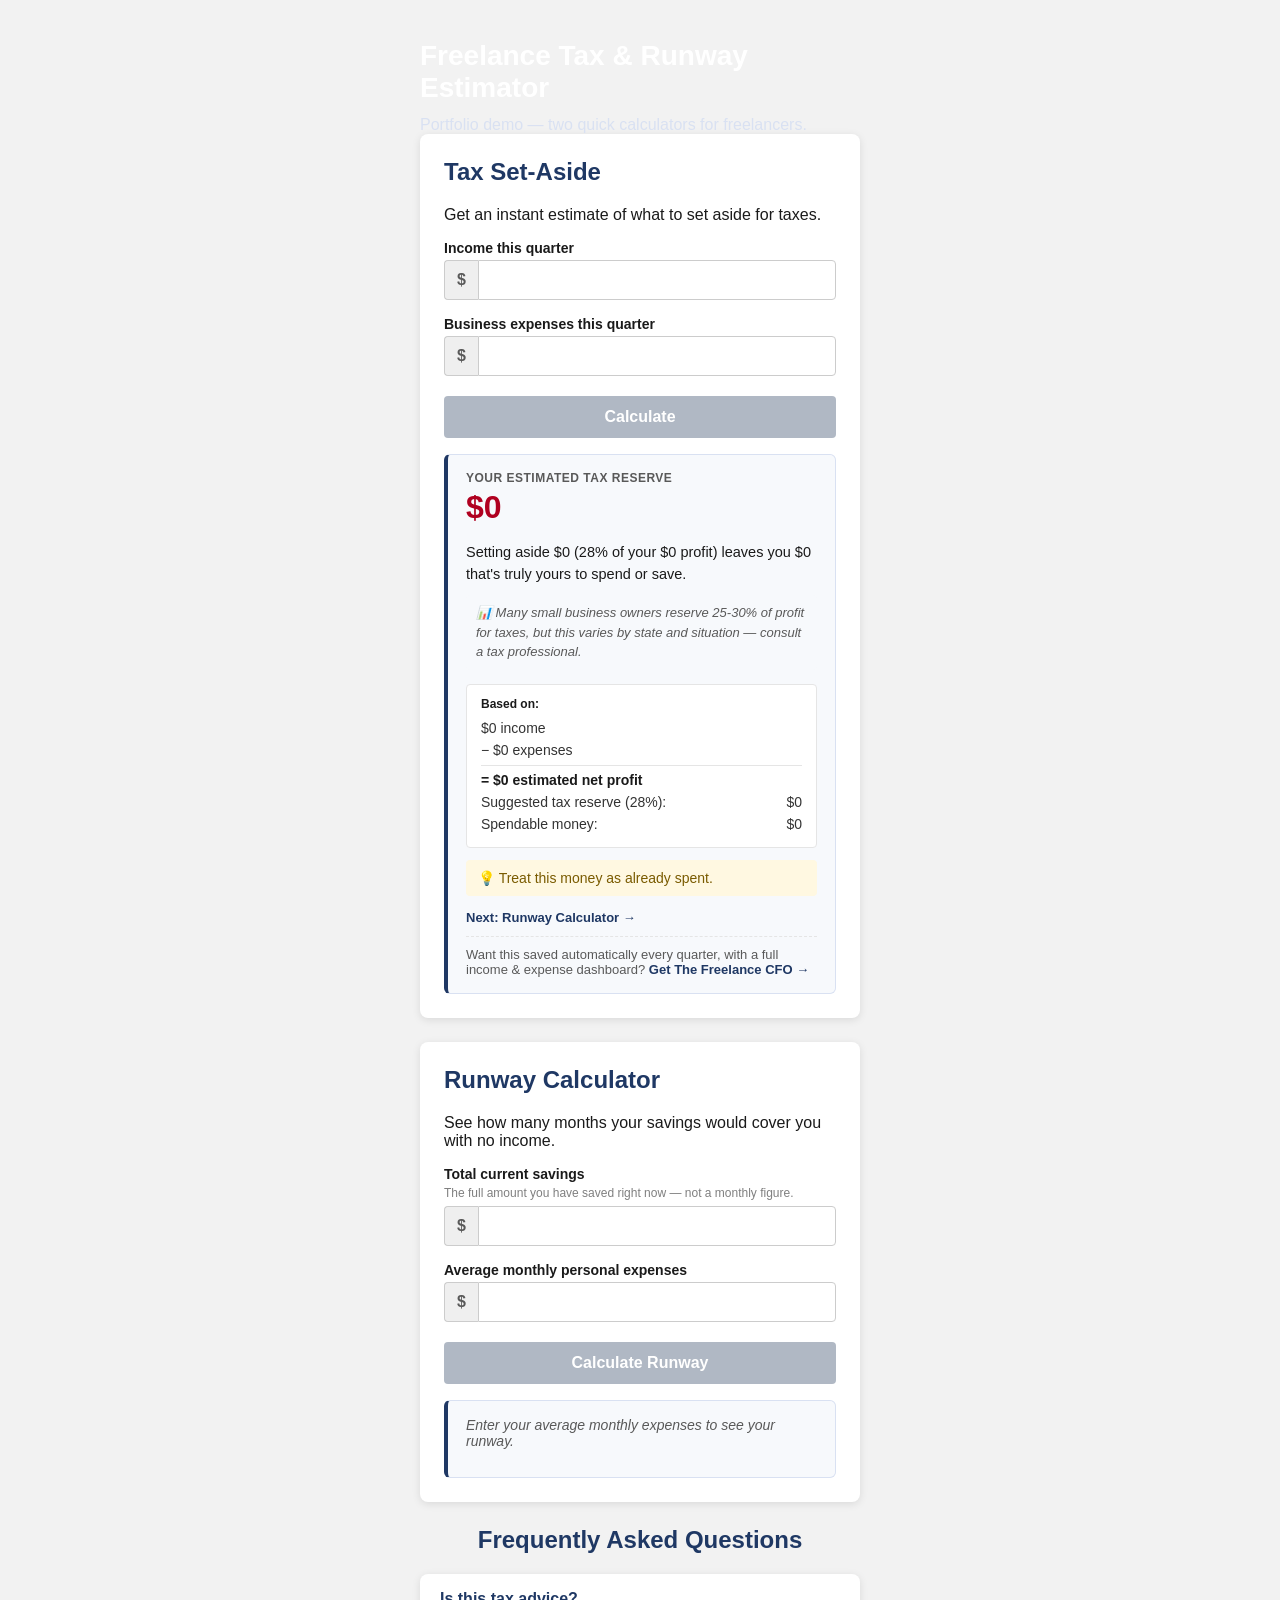
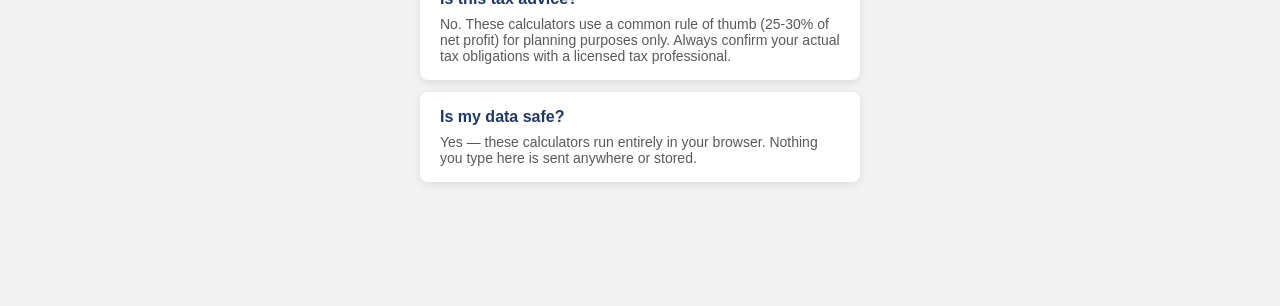
<file: portfolio.html>
<!DOCTYPE html>
<html lang="en">
<head>
  <meta charset="UTF-8">
  <title>Freelance Tax & Runway Estimator — Portfolio Demo</title>

  <!-- Google Analytics -->
  <script async src="https://www.googletagmanager.com/gtag/js?id=G-4HHNG6VKP3"></script>
  <script>
    window.dataLayer = window.dataLayer || [];
    function gtag(){dataLayer.push(arguments);}
    gtag('js', new Date());
    gtag('config', 'G-4HHNG6VKP3');
  </script>

  <meta property="og:title" content="Freelance Tax & Runway Estimator — Portfolio Demo">
  <meta property="og:description" content="A frontend project: two live calculators for freelancers, built with vanilla HTML/CSS/JS.">
  <meta property="og:type" content="website">
  <meta property="og:url" content="https://mundusflow.github.io/freelance-tax-runway-estimator/portfolio.html">

  <meta name="twitter:card" content="summary">
  <meta name="twitter:title" content="Freelance Tax & Runway Estimator — Portfolio Demo">
  <meta name="twitter:description" content="A frontend project: two live calculators for freelancers, built with vanilla HTML/CSS/JS.">

  <link rel="stylesheet" href="style.css?v=17">
</head>
<body>

  <div class="page narrow">

    <header>
      <h1>Freelance Tax &amp; Runway Estimator</h1>
      <p class="subtitle">Portfolio demo — two quick calculators for freelancers.</p>
    </header>

    <div class="card">
      <h2>Tax Set-Aside</h2>
      <p>Get an instant estimate of what to set aside for taxes.</p>

      <label for="income">Income this quarter</label>
      <div class="input-group">
        <span class="input-prefix">$</span>
        <input type="number" id="income">
      </div>

      <label for="expenses">Business expenses this quarter</label>
      <div class="input-group">
        <span class="input-prefix">$</span>
        <input type="number" id="expenses">
      </div>

      <button id="calculateBtn">Calculate</button>

      <div id="result" class="result"></div>
    </div>

    <div class="card">
      <h2>Runway Calculator</h2>
      <p>See how many months your savings would cover you with no income.</p>

      <label for="savings">Total current savings</label>
      <p class="field-hint">The full amount you have saved right now — not a monthly figure.</p>
      <div class="input-group">
        <span class="input-prefix">$</span>
        <input type="number" id="savings">
      </div>

      <label for="monthlyExpenses">Average monthly personal expenses</label>
      <div class="input-group">
        <span class="input-prefix">$</span>
        <input type="number" id="monthlyExpenses">
      </div>

      <button id="runwayBtn">Calculate Runway</button>

      <div id="runwayResult" class="result"></div>
    </div>

    <div class="faq">
      <h2>Frequently Asked Questions</h2>

      <div class="faq-item">
        <h3>Is this tax advice?</h3>
        <p>No. These calculators use a common rule of thumb (25-30% of net profit) for planning purposes only. Always confirm your actual tax obligations with a licensed tax professional.</p>
      </div>

      <div class="faq-item">
        <h3>Is my data safe?</h3>
        <p>Yes — these calculators run entirely in your browser. Nothing you type here is sent anywhere or stored.</p>
      </div>
    </div>

  </div>

  <script src="script.js?v=12"></script>
</body>
</html>
</file>
<file: style.css>
* {
  box-sizing: border-box;
}

body {
  margin: 0;
  font-family: Arial, Helvetica, sans-serif;
  background-color: #F2F2F2;
  color: #1A1A1A;
}

.page {
  padding: 40px 20px 100px 20px;
}

.narrow {
  max-width: 480px;
  margin: 0 auto;
}

.calculators-grid {
  max-width: 1390px;
  margin: 0 auto;
  display: grid;
  grid-template-columns: repeat(6, 1fr);
  align-items: start;
  gap: 20px;
}

.calculators-grid .card {
  margin-bottom: 0;
  grid-column: span 2;
}

.calculators-grid .card:last-child:nth-child(3n+1) {
  grid-column: span 6;
}

.calculators-grid .card:nth-last-child(2):nth-child(3n+1),
.calculators-grid .card:nth-last-child(2):nth-child(3n+1) ~ .card {
  grid-column: span 3;
}

@media (max-width: 700px) {
  .calculators-grid {
    grid-template-columns: 1fr;
    max-width: 480px;
    margin: 0 auto;
  }

  .calculators-grid .card,
  .calculators-grid .card:last-child:nth-child(3n+1),
  .calculators-grid .card:nth-last-child(2):nth-child(3n+1),
  .calculators-grid .card:nth-last-child(2):nth-child(3n+1) ~ .card {
    grid-column: auto;
  }
}

.brandbar {
  background-color: #263B41;
  padding: 10px 16px;
}

.brandbar-inner {
  display: flex;
  align-items: center;
  justify-content: space-between;
}

.brandbar-logo {
  height: 32px;
  width: 32px;
  display: block;
  border-radius: 6px;
}

.brandbar-inner a {
  display: inline-flex;
  border-radius: 6px;
  transition: opacity 0.15s ease, transform 0.15s ease;
}

.brandbar-inner a:hover {
  opacity: 0.85;
  transform: scale(1.05);
}

.brandbar-inner a:focus-visible {
  outline: 2px solid #FFC000;
  outline-offset: 2px;
}

.brandbar-free-btn {
  background-color: #FFC000;
  color: #1F3864 !important;
  font-size: 12.5px;
  font-weight: bold;
  padding: 7px 12px;
  border-radius: 20px;
  white-space: nowrap;
}

.brandbar-free-btn:hover {
  background-color: #E6AC00;
  opacity: 1 !important;
  transform: none !important;
}

.quicknav {
  display: flex;
  flex-wrap: wrap;
  justify-content: center;
  gap: 10px;
  margin-top: 16px;
}

.quicknav a {
  display: inline-block;
  background-color: rgba(255, 255, 255, 0.1);
  border: 1px solid rgba(255, 255, 255, 0.3);
  color: #FFFFFF;
  text-decoration: none;
  font-size: 13px;
  font-weight: bold;
  padding: 8px 14px;
  border-radius: 20px;
}

.quicknav a:hover {
  background-color: rgba(255, 255, 255, 0.2);
}

.hero {
  background-color: #1F3864;
  text-align: center;
  padding: 50px 20px;
}

.hero-inner {
  max-width: 480px;
  margin: 0 auto;
}

h1 {
  color: #FFFFFF;
  font-size: 28px;
  margin: 0 0 12px 0;
}

.subtitle {
  color: #D9E1F2;
  margin: 0;
}

.card {
  background-color: #FFFFFF;
  border-radius: 8px;
  box-shadow: 0 2px 8px rgba(0, 0, 0, 0.1);
  padding: 24px;
  margin-bottom: 24px;
}

.card h2 {
  color: #1F3864;
  margin-top: 0;
}

label {
  display: block;
  font-size: 14px;
  font-weight: bold;
  margin-top: 16px;
  margin-bottom: 4px;
}

.field-hint {
  margin: 0 0 6px 0;
  font-size: 12px;
  color: #7F7F7F;
}

input[type="number"] {
  width: 100%;
  padding: 10px;
  font-size: 16px;
  border: 1px solid #CCCCCC;
  border-radius: 4px;
}

.input-group {
  display: flex;
  align-items: stretch;
}

.input-prefix {
  display: flex;
  align-items: center;
  padding: 0 12px;
  background-color: #EFEFEF;
  border: 1px solid #CCCCCC;
  border-right: none;
  border-radius: 4px 0 0 4px;
  font-size: 16px;
  font-weight: bold;
  color: #595959;
}

.input-group input[type="number"] {
  flex: 1;
  min-width: 0;
  border-radius: 0 4px 4px 0;
}

button {
  width: 100%;
  margin-top: 20px;
  padding: 12px;
  font-size: 16px;
  font-weight: bold;
  color: #FFFFFF;
  background-color: #1F3864;
  border: none;
  border-radius: 4px;
  cursor: pointer;
}

button:disabled {
  background-color: #B0B8C4;
  cursor: not-allowed;
}

button:disabled:hover {
  background-color: #B0B8C4;
}

button:hover {
  background-color: #16294B;
}

.result {
  margin-top: 16px;
  min-height: 24px;
}

.result-box {
  background-color: #F7F9FC;
  border: 1px solid #D9E1F2;
  border-left: 4px solid #1F3864;
  border-radius: 6px;
  padding: 16px 18px;
}

.result-intro {
  margin: 0 0 12px 0;
  font-size: 14px;
  color: #595959;
  font-style: italic;
}

.result-stat {
  display: flex;
  justify-content: space-between;
  align-items: baseline;
  padding: 6px 0;
  border-top: 1px solid #E5E5E5;
}

.result-stat:first-of-type {
  border-top: none;
}

.result-label {
  font-size: 14px;
  font-weight: bold;
  color: #1A1A1A;
}

.result-value {
  font-size: 18px;
  font-weight: bold;
}

.result-warning {
  color: #B00020;
}

.result-highlight {
  color: #1F3864;
  font-size: 22px;
}

.result-headline-label {
  margin: 0;
  font-size: 12px;
  font-weight: bold;
  text-transform: uppercase;
  letter-spacing: 0.5px;
  color: #595959;
}

.result-headline-value {
  margin: 4px 0 16px 0;
  font-size: 32px;
  font-weight: bold;
}

.result-breakdown {
  background-color: #FFFFFF;
  border: 1px solid #E5E5E5;
  border-radius: 4px;
  padding: 12px 14px;
  margin-bottom: 12px;
}

.breakdown-title {
  margin: 0 0 6px 0;
  font-size: 12px;
  font-weight: bold;
  color: #1A1A1A;
}

.breakdown-row {
  display: flex;
  justify-content: space-between;
  padding: 3px 0;
  font-size: 14px;
  color: #333333;
}

.breakdown-total {
  font-weight: bold;
  border-top: 1px solid #E5E5E5;
  margin-top: 4px;
  padding-top: 6px;
  color: #1A1A1A;
}

.result-tip {
  margin: 0;
  font-size: 14px;
  color: #7A5B00;
  background-color: #FFF8E1;
  border-radius: 4px;
  padding: 10px 12px;
}

.result-interpretation {
  margin: 0 0 10px 0;
  font-size: 14.5px;
  line-height: 1.5;
  color: #1A1A1A;
}

.result-benchmark {
  margin: 0 0 14px 0;
  padding: 8px 10px;
  font-size: 13px;
  line-height: 1.5;
  font-style: italic;
  color: #595959;
  background-color: #F7F9FC;
  border-radius: 4px;
}

.result-next-link {
  display: inline-block;
  margin-top: 14px;
  font-size: 13px;
  font-weight: bold;
  color: #1F3864;
  text-decoration: none;
}

.result-next-link:hover {
  text-decoration: underline;
}

.result-upgrade {
  margin: 10px 0 0 0;
  padding-top: 10px;
  border-top: 1px dashed #E5E5E5;
  font-size: 13px;
  color: #595959;
}

.result-upgrade a {
  color: #1F3864;
  font-weight: bold;
  text-decoration: none;
}

.result-upgrade a:hover {
  text-decoration: underline;
}

.privacy-note {
  margin: 0 0 14px 0;
  font-size: 12px;
  color: #7F7F7F;
}

.clear-link {
  display: inline-block;
  margin: 0 0 16px 0;
  padding: 0;
  font-size: 12.5px;
  font-weight: bold;
  color: #1F3864;
  background: none;
  border: none;
  text-decoration: underline;
  cursor: pointer;
}

.clear-link:hover {
  color: #16294B;
}

.calc-explainer {
  margin-top: 8px;
}

.calc-explainer p {
  margin: 0 0 10px 0;
  font-size: 13.5px;
  line-height: 1.6;
  color: #444444;
}

.calc-explainer p:last-child {
  margin-bottom: 0;
}

.faq {
  margin-bottom: 24px;
}

.faq h2 {
  color: #1F3864;
  text-align: center;
  margin-bottom: 20px;
}

.faq-item {
  background-color: #FFFFFF;
  border-radius: 8px;
  box-shadow: 0 2px 8px rgba(0, 0, 0, 0.1);
  padding: 16px 20px;
  margin-bottom: 12px;
}

.faq-item h3 {
  margin: 0 0 8px 0;
  font-size: 16px;
  color: #1F3864;
}

.faq-item p {
  margin: 0;
  color: #595959;
  font-size: 14px;
}

.more-tools {
  text-align: center;
  margin-bottom: 24px;
}

.more-tools-title {
  margin: 0 0 4px 0;
  font-size: 13px;
  font-weight: bold;
  text-transform: uppercase;
  letter-spacing: 0.5px;
  color: #1F3864;
}

.more-tools-subtitle {
  margin: 0 0 14px 0;
  font-size: 13px;
  color: #7F7F7F;
}

.more-tools-links {
  display: flex;
  flex-direction: column;
  gap: 8px;
}

.more-tools-links a {
  display: block;
  background-color: #FFFFFF;
  border: 1px solid #D9E1F2;
  border-left: 4px solid #1F3864;
  border-radius: 6px;
  padding: 10px 14px;
  color: #1F3864;
  font-weight: bold;
  font-size: 13.5px;
  text-decoration: none;
  box-shadow: 0 2px 8px rgba(0, 0, 0, 0.06);
}

.more-tools-links a:hover {
  background-color: #F7F9FC;
}

.cta {
  background-color: #1F3864;
  color: #FFFFFF;
  border-radius: 8px;
  padding: 24px;
  text-align: center;
}

.cta h2 {
  margin-top: 0;
  color: #FFFFFF;
}

.cta p {
  color: #D9E1F2;
  margin-bottom: 20px;
}

.product-screenshots {
  display: flex;
  flex-direction: column;
  gap: 12px;
  margin-bottom: 20px;
}

.product-screenshot {
  width: 100%;
  height: auto;
  display: block;
  border-radius: 6px;
  border: 1px solid rgba(255, 255, 255, 0.2);
  box-shadow: 0 4px 12px rgba(0, 0, 0, 0.25);
  cursor: zoom-in;
  transition: transform 0.15s ease;
}

.product-screenshot:hover {
  transform: scale(1.02);
}

.lightbox {
  display: none;
  position: fixed;
  inset: 0;
  background-color: rgba(0, 0, 0, 0.88);
  z-index: 2000;
  align-items: center;
  justify-content: center;
  padding: 30px;
  cursor: zoom-out;
}

.lightbox.open {
  display: flex;
}

.lightbox-img {
  max-width: 95%;
  max-height: 90%;
  border-radius: 6px;
  box-shadow: 0 6px 24px rgba(0, 0, 0, 0.5);
  cursor: default;
}

.lightbox-close {
  position: fixed;
  top: 16px;
  right: 24px;
  color: #FFFFFF;
  font-size: 36px;
  font-weight: bold;
  line-height: 1;
  cursor: pointer;
}

.product-track-label {
  text-align: left;
  max-width: 260px;
  margin: 0 auto 8px auto;
  font-weight: bold;
  color: #FFFFFF;
}

.product-checklist {
  list-style: none;
  text-align: left;
  max-width: 260px;
  margin: 0 auto 20px auto;
  padding: 0;
}

.product-checklist li {
  padding: 4px 0;
  color: #FFFFFF;
}

.product-checklist li::before {
  content: "\2713  ";
  color: #6FCF97;
  font-weight: bold;
}

.product-badges {
  display: flex;
  justify-content: center;
  flex-wrap: wrap;
  gap: 8px;
  margin-bottom: 20px;
}

.product-badge {
  background-color: rgba(255, 255, 255, 0.15);
  color: #FFFFFF;
  font-size: 12px;
  padding: 4px 10px;
  border-radius: 12px;
}

.cta-button {
  display: inline-block;
  background-color: #FFC000;
  color: #1F3864;
  font-weight: bold;
  text-decoration: none;
  padding: 14px 28px;
  border-radius: 4px;
}

.lead-magnet {
  text-align: center;
}

.lead-magnet .cta-button {
  margin-top: 8px;
}

.cta-button:hover {
  background-color: #E6AC00;
}

.sticky-bar {
  position: fixed;
  left: 0;
  right: 0;
  bottom: 0;
  background-color: #1F3864;
  box-shadow: 0 -2px 10px rgba(0, 0, 0, 0.15);
  transform: translateY(100%);
  transition: transform 0.3s ease;
  z-index: 1000;
}

.sticky-bar.visible {
  transform: translateY(0);
}

.sticky-bar-inner {
  max-width: 720px;
  margin: 0 auto;
  height: 66px;
  display: flex;
  align-items: center;
  justify-content: space-between;
  gap: 12px;
  padding: 0 16px;
}

.sticky-bar-text {
  display: flex;
  flex-direction: column;
  min-width: 0;
}

.sticky-bar-title {
  color: #FFFFFF;
  font-weight: bold;
  font-size: 14px;
  white-space: nowrap;
}

.sticky-bar-subtitle {
  color: #D9E1F2;
  font-size: 12px;
  white-space: nowrap;
  overflow: hidden;
  text-overflow: ellipsis;
}

.sticky-bar-button {
  flex-shrink: 0;
  display: flex;
  flex-direction: column;
  align-items: center;
  line-height: 1.3;
  background-color: #FFC000;
  color: #1F3864;
  text-decoration: none;
  padding: 6px 16px;
  border-radius: 4px;
  white-space: nowrap;
}

.sticky-bar-button-text {
  font-weight: bold;
  font-size: 14px;
}

.sticky-bar-button-price {
  font-size: 10.5px;
  font-weight: 600;
  opacity: 0.85;
}

.sticky-bar-button:hover {
  background-color: #E6AC00;
}

@media (max-width: 480px) {
  .sticky-bar-inner {
    height: 58px;
    padding: 0 12px;
  }

  .sticky-bar-subtitle {
    display: none;
  }
}
</file>
